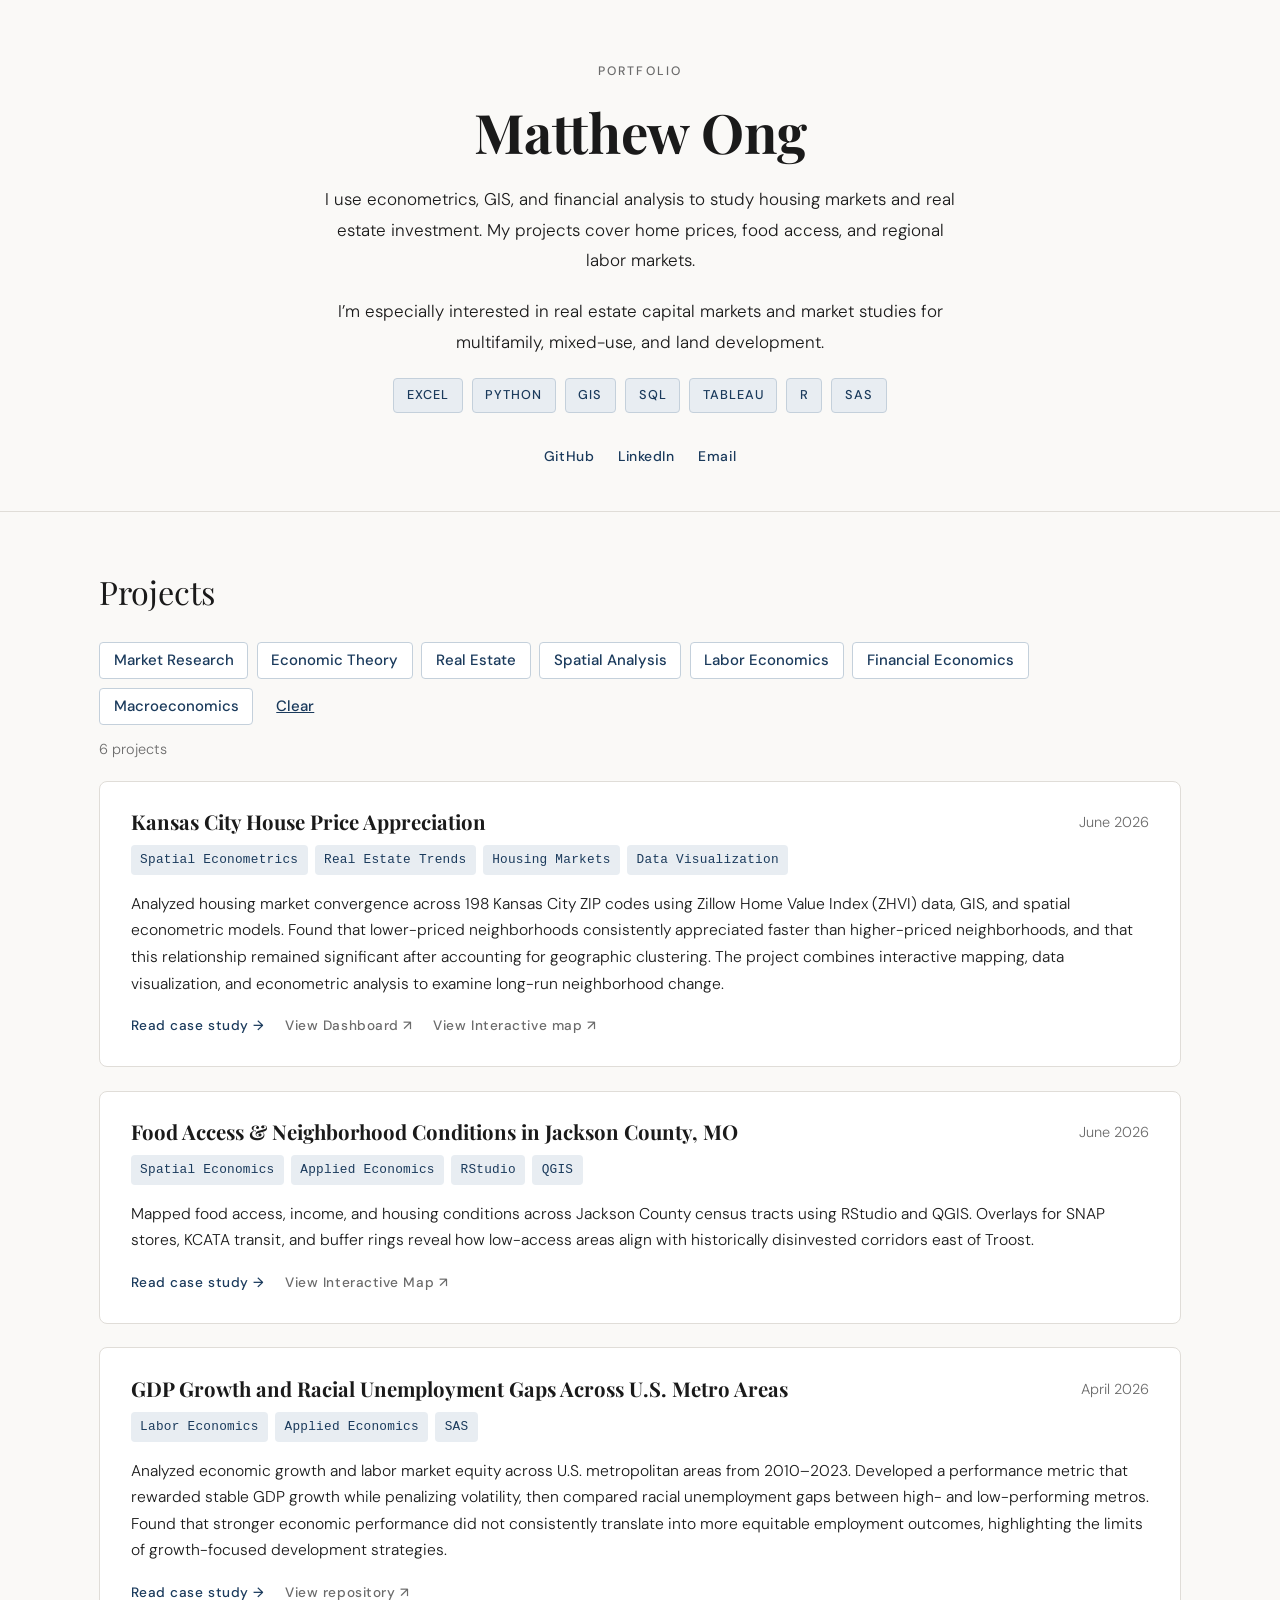
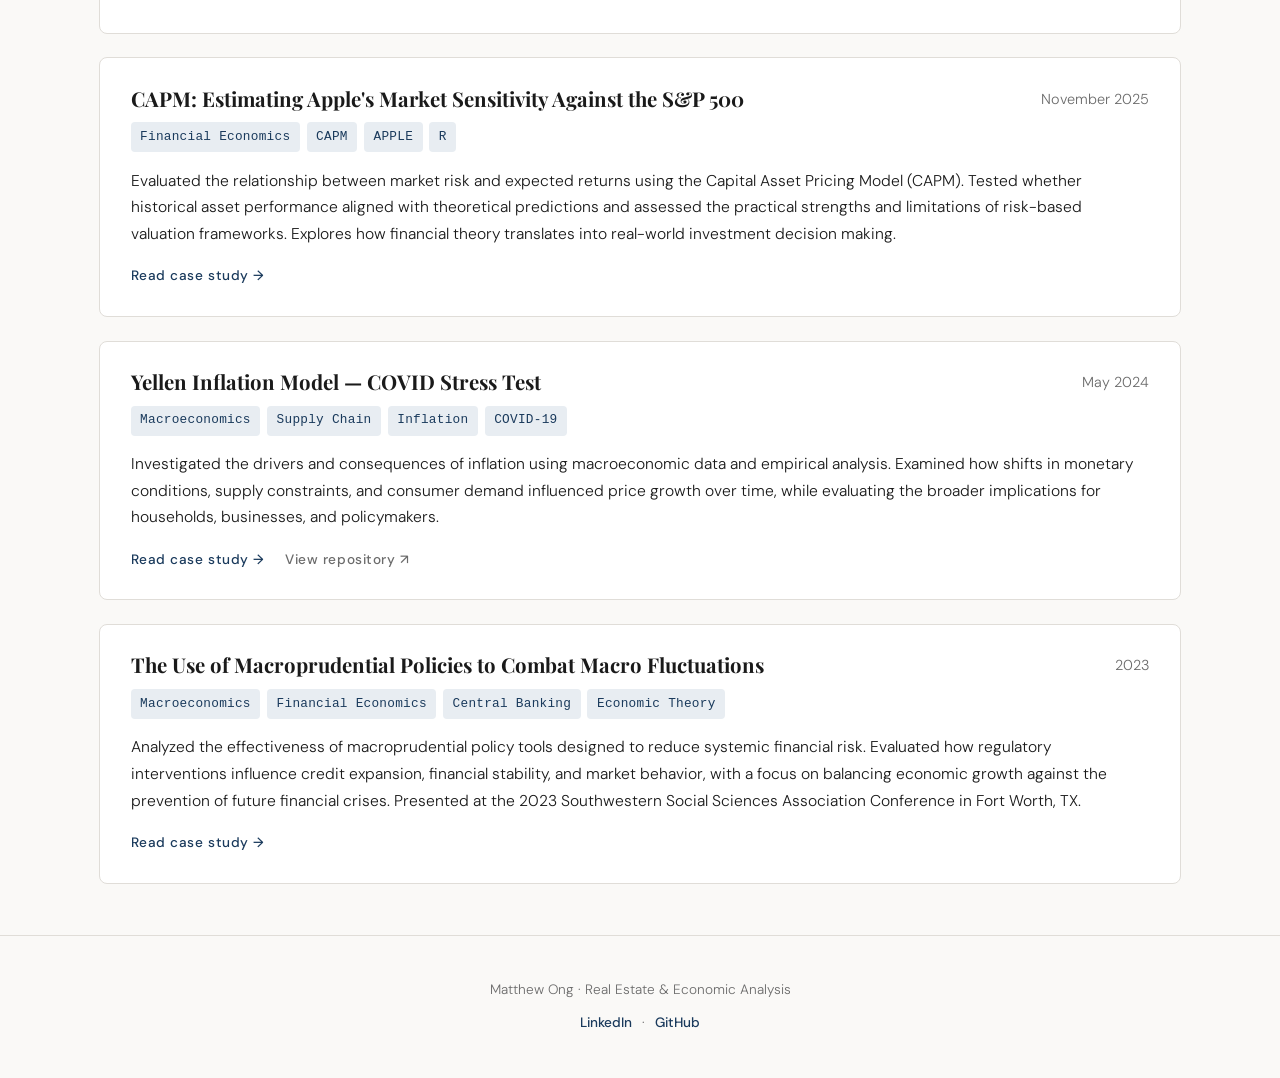
<file: index.html>
<!doctype html>
<html lang="en">
<head>
  <meta charset="UTF-8" />
  <meta name="viewport" content="width=device-width, initial-scale=1.0"/>
  <title>Matthew Ong · Portfolio</title>
  <link href="https://fonts.googleapis.com/css2?family=Playfair+Display:ital,wght@0,400;0,700;1,400&family=DM+Sans:wght@300;400;500&display=swap" rel="stylesheet"/>
  <link rel="stylesheet" href="styles.css">
  <script src="project-filter.js" defer></script>
</head>

<body>

<header>
  <div class="container">
    <p class="eyebrow">Portfolio</p>
    <h1>Matthew Ong</h1>
   <p class="bio">
I use econometrics, GIS, and financial analysis to study housing markets and real estate investment. My projects cover home prices, food access, and regional labor markets.
  </p>
<p class="bio">
I’m especially interested in real estate capital markets and market studies for multifamily, mixed-use, and land development.
  </p>
    <div class="skills">
      <span class="skill-tag">Excel</span>
      <span class="skill-tag">Python</span>
      <span class="skill-tag">GIS</span>
      <span class="skill-tag">SQL</span>
      <span class="skill-tag">Tableau</span>
      <span class="skill-tag">R</span>
      <span class="skill-tag">SAS</span>
    </div>
    <div class="contact-links">
  <a href="https://github.com/MatthewOng01" target="_blank">GitHub</a>
  <a href="https://www.linkedin.com/in/matthewong01" target="_blank">LinkedIn</a>
  <a href="mailto:matthew.ong78@gmail.com">Email</a>
</div>
  </div>
</header>

<main class="container">

  <section>
    <h2>Projects</h2>
    <div class="project-filters" role="group" aria-label="Filter projects by tag" hidden>
      <button type="button" data-tag="market-research" aria-pressed="false">Market Research</button>
      <button type="button" data-tag="economic-theory" aria-pressed="false">Economic Theory</button>
      <button type="button" data-tag="real-estate" aria-pressed="false">Real Estate</button>
      <button type="button" data-tag="spatial-analysis" aria-pressed="false">Spatial Analysis</button>
      <button type="button" data-tag="labor-economics" aria-pressed="false">Labor Economics</button>
      <button type="button" data-tag="financial-economics" aria-pressed="false">Financial Economics</button>
      <button type="button" data-tag="macroeconomics" aria-pressed="false">Macroeconomics</button>
      <button class="clear-filter" type="button">Clear</button>
    </div>
    <p class="project-count" role="status"></p>
    <div class="projects">
      <article class="project-card" data-project="kc-housing-appreciation" data-tags="market-research real-estate spatial-analysis">
        <div class="project-header">
          <h3 class="project-title"><a href="kc-housing-appreciation/index.html">Kansas City House Price Appreciation</a></h3>
          <span class="project-date"><time datetime="2026-08">June 2026</time></span>
        </div>
        <div class="project-tags"><span class="project-tag">Spatial Econometrics</span> <span class="project-tag">Real Estate Trends</span> <span class="project-tag">Housing Markets</span> <span class="project-tag">Data Visualization</span></div>
        <p class="project-desc">Analyzed housing market convergence across 198 Kansas City ZIP codes using Zillow Home Value Index (ZHVI) data, GIS, and spatial econometric models. Found that lower-priced neighborhoods consistently appreciated faster than higher-priced neighborhoods, and that this relationship remained significant after accounting for geographic clustering. The project combines interactive mapping, data visualization, and econometric analysis to examine long-run neighborhood change.</p>
        <div class="project-links">
          <a href="kc-housing-appreciation/index.html">Read case study →</a>
          <a class="repo-link" href="kc-housing-appreciation/dashboard.html" target="_blank" rel="noopener noreferrer">View Dashboard ↗</a>
          <a class="repo-link" href="kc-housing-appreciation/map/index.html" target="_blank" rel="noopener noreferrer">View Interactive map ↗</a>
        </div>
      </article>
      <article class="project-card" data-project="kc-food-access" data-tags="market-research spatial-analysis">
        <div class="project-header">
          <h3 class="project-title"><a href="kc-food-access/index.html">Food Access &amp; Neighborhood Conditions in Jackson County, MO</a></h3>
          <span class="project-date"><time datetime="2026-06">June 2026</time></span>
        </div>
        <div class="project-tags"><span class="project-tag">Spatial Economics</span> <span class="project-tag">Applied Economics</span> <span class="project-tag">RStudio</span> <span class="project-tag">QGIS</span></div>
        <p class="project-desc">Mapped food access, income, and housing conditions across Jackson County census tracts using RStudio and QGIS. Overlays for SNAP stores, KCATA transit, and buffer rings reveal how low-access areas align with historically disinvested corridors east of Troost.</p>
        <div class="project-links">
          <a href="kc-food-access/index.html">Read case study →</a>
          <a class="repo-link" href="kc-food-access/map/index.html" target="_blank" rel="noopener noreferrer">View Interactive Map ↗</a>
        </div>
      </article>
      <article class="project-card" data-project="msa-unemployment" data-tags="market-research labor-economics">
        <div class="project-header">
          <h3 class="project-title"><a href="msa-unemployment/index.html">GDP Growth and Racial Unemployment Gaps Across U.S. Metro Areas</a></h3>
          <span class="project-date"><time datetime="2026-03">April 2026</time></span>
        </div>
        <div class="project-tags"><span class="project-tag">Labor Economics</span> <span class="project-tag">Applied Economics</span> <span class="project-tag">SAS</span></div>
        <p class="project-desc">Analyzed economic growth and labor market equity across U.S. metropolitan areas from 2010–2023. Developed a performance metric that rewarded stable GDP growth while penalizing volatility, then compared racial unemployment gaps between high- and low-performing metros. Found that stronger economic performance did not consistently translate into more equitable employment outcomes, highlighting the limits of growth-focused development strategies.</p>
        <div class="project-links">
          <a href="msa-unemployment/index.html">Read case study →</a>
          <a class="repo-link" href="https://github.com/MatthewOng01/msa_unemployment" target="_blank" rel="noopener noreferrer">View repository ↗</a>
        </div>
      </article>
      <article class="project-card" data-project="apple-capm" data-tags="economic-theory financial-economics">
        <div class="project-header">
          <h3 class="project-title"><a href="apple-capm/index.html">CAPM: Estimating Apple&#x27;s Market Sensitivity Against the S&amp;P 500</a></h3>
          <span class="project-date"><time datetime="2025-11">November 2025</time></span>
        </div>
        <div class="project-tags"><span class="project-tag">Financial Economics</span> <span class="project-tag">CAPM</span> <span class="project-tag">APPLE</span> <span class="project-tag">R</span></div>
        <p class="project-desc">Evaluated the relationship between market risk and expected returns using the Capital Asset Pricing Model (CAPM). Tested whether historical asset performance aligned with theoretical predictions and assessed the practical strengths and limitations of risk-based valuation frameworks. Explores how financial theory translates into real-world investment decision making.</p>
        <div class="project-links">
          <a href="apple-capm/index.html">Read case study →</a>
          
        </div>
      </article>
      <article class="project-card" data-project="covid-inflation" data-tags="economic-theory macroeconomics">
        <div class="project-header">
          <h3 class="project-title"><a href="COVID-inflation/index.html">Yellen Inflation Model — COVID Stress Test</a></h3>
          <span class="project-date"><time datetime="2024-05">May 2024</time></span>
        </div>
        <div class="project-tags"><span class="project-tag">Macroeconomics</span> <span class="project-tag">Supply Chain</span> <span class="project-tag">Inflation</span> <span class="project-tag">COVID-19</span></div>
        <p class="project-desc">Investigated the drivers and consequences of inflation using macroeconomic data and empirical analysis. Examined how shifts in monetary conditions, supply constraints, and consumer demand influenced price growth over time, while evaluating the broader implications for households, businesses, and policymakers.</p>
        <div class="project-links">
          <a href="COVID-inflation/index.html">Read case study →</a>
          <a class="repo-link" href="https://github.com/MatthewOng01/Yellen-Inflation-Model-COVID-Test" target="_blank" rel="noopener noreferrer">View repository ↗</a>
        </div>
      </article>
      <article class="project-card" data-project="macroprudential-policies" data-tags="economic-theory macroeconomics financial-economics">
        <div class="project-header">
          <h3 class="project-title"><a href="macroprudential-policies/index.html">The Use of Macroprudential Policies to Combat Macro Fluctuations</a></h3>
          <span class="project-date"><time datetime="2024-04">2023</time></span>
        </div>
        <div class="project-tags"><span class="project-tag">Macroeconomics</span> <span class="project-tag">Financial Economics</span> <span class="project-tag">Central Banking</span> <span class="project-tag">Economic Theory</span></div>
        <p class="project-desc">Analyzed the effectiveness of macroprudential policy tools designed to reduce systemic financial risk. Evaluated how regulatory interventions influence credit expansion, financial stability, and market behavior, with a focus on balancing economic growth against the prevention of future financial crises. Presented at the 2023 Southwestern Social Sciences Association Conference in Fort Worth, TX.</p>
        <div class="project-links">
          <a href="macroprudential-policies/index.html">Read case study →</a>
          
        </div>
      </article>
    </div>
  </section>

</main>

<footer>
  <div class="container footer-content">
    <span>Matthew Ong · Real Estate & Economic Analysis</span>

    <div class="footer-links">
      <a href="https://linkedin.com/in/matthewong01" target="_blank" rel="noopener noreferrer">
        LinkedIn
      </a>
      <span>·</span>
      <a href="https://github.com/matthewong01" target="_blank" rel="noopener noreferrer">
        GitHub
      </a>
    </div>
  </div>
</footer>

</body>
</html>
</file>
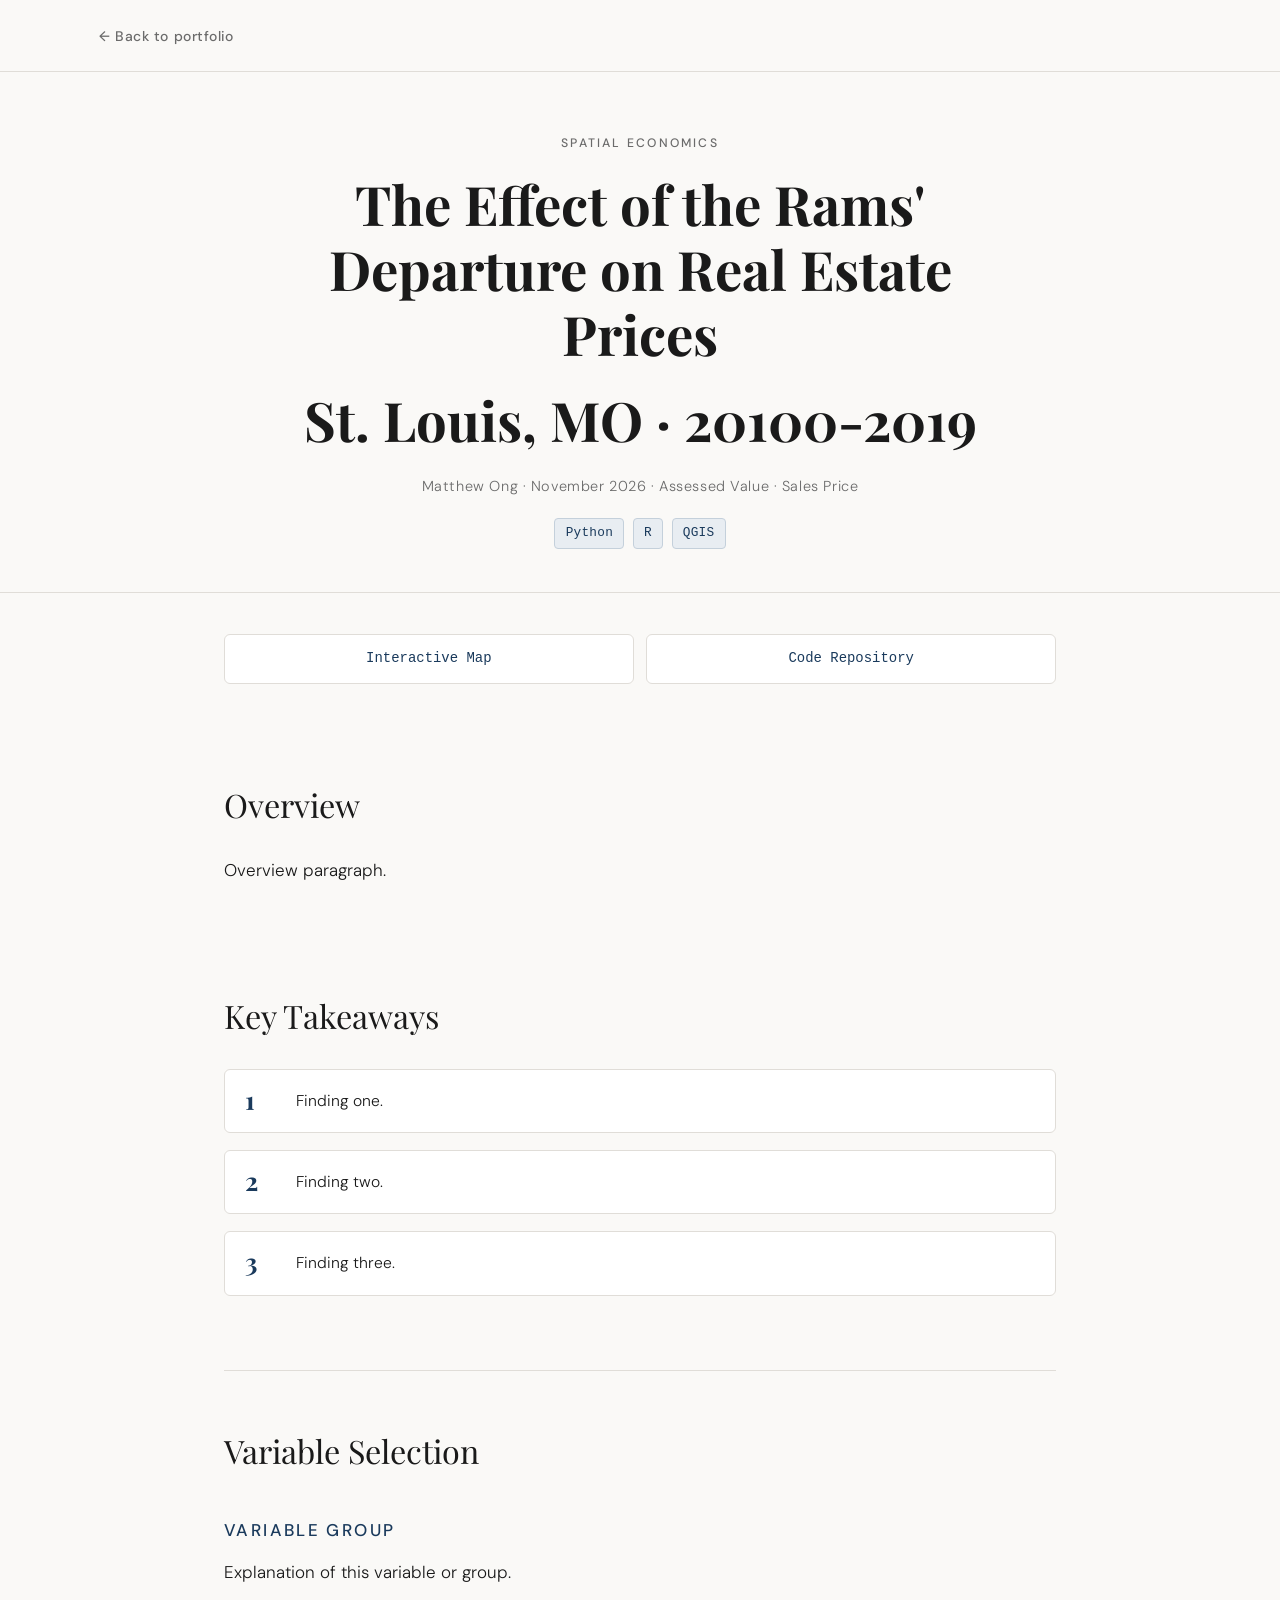
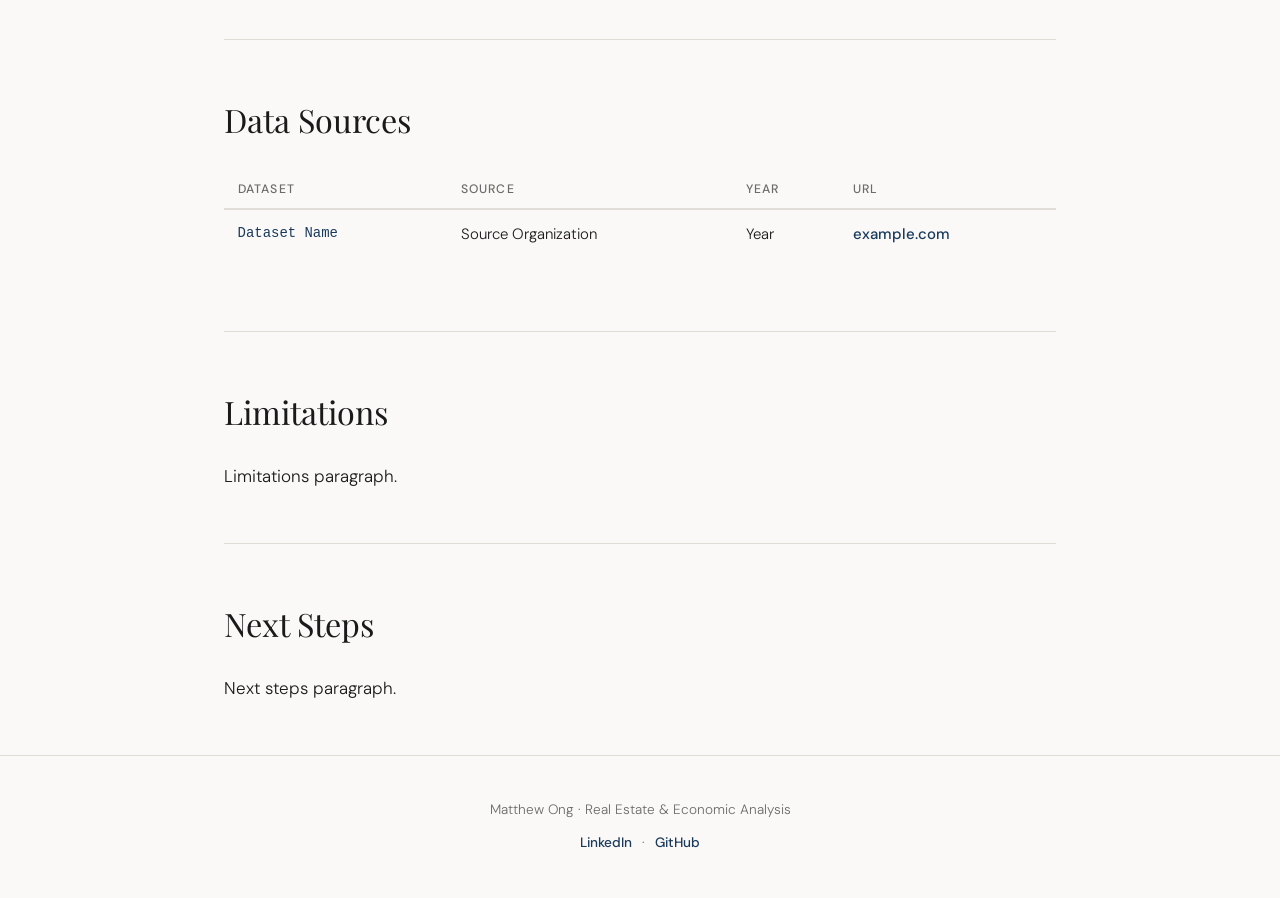
<file: stl-re/index.html>
<!DOCTYPE html>
<html lang="en">

<head>
  <meta charset="UTF-8" />
  <meta name="viewport" content="width=device-width, initial-scale=1.0"/>
  <!-- TODO: Update title — format: "Project Name · Geography · Matthew Ong" -->
  <title>Rams' Departure & Real Estate · Matthew Ong</title>
  <link href="https://fonts.googleapis.com/css2?family=Playfair+Display:ital,wght@0,400;0,700;1,400&family=DM+Sans:wght@300;400;500&display=swap" rel="stylesheet"/>
  <link rel="stylesheet" href="../styles.css">
</head>

<body>

<nav class="back-nav">
  <div class="container">
    <a href="../index.html" class="back-link">&#8592; Back to portfolio</a>
  </div>
</nav>

<header>
  <div class="container">
    <p class="eyebrow">Spatial Economics</p>
    <h1>The Effect of the Rams' Departure on Real Estate Prices</h1>
    <h1>St. Louis, MO · 20100-2019</h1>
    <p class="meta">
      <span>Matthew Ong</span> &middot;
      <span>November 2026</span> &middot;
      <!-- TODO: Update data sources -->
      <span>Assessed Value &middot; Sales Price</span>
    </p>
    <div class="tool-badges">
      <!-- TODO: Update badges — tools and methods used -->
      <span class="badge">Python</span>
      <span class="badge">R</span>
      <span class="badge">QGIS</span>
    </div>
  </div>
</header>

<main class="container container--prose">
    <div class="repo-strip repo-strip--horizontal">
    <a href="https://matthewong01.github.io/stl-re/map/index" target="_blank" rel="noopener noreferrer">
        <span class="repo-label">Interactive Map</span>
    </a>
    <a href="https://github.com/MatthewOng01/stl-re" target="_blank" rel="noopener noreferrer">
        <span class="repo-label">Code Repository</span>
    </a>
  </div>
  <!-- ── Overview ── -->
  <section id="overview">
    <h2>Overview</h2>
    <!-- TODO: Write 2–4 paragraphs introducing the project -->
    <p>Overview paragraph.</p>
  </section>

</main>

<div class="container container--prose">

  <!-- ── Key Takeaways ── -->
  <section id="key-takeaways">
    <h2>Key Takeaways</h2>
    <div class="findings">
      <!-- TODO: Add one .finding block per takeaway. Minimum 3, no strict maximum. -->
      <div class="finding">
        <div class="finding-num">1</div>
        <p>Finding one.</p>
      </div>
      <div class="finding">
        <div class="finding-num">2</div>
        <p>Finding two.</p>
      </div>
      <div class="finding">
        <div class="finding-num">3</div>
        <p>Finding three.</p>
      </div>
    </div>
  </section>

  <!-- ── Variable Selection (optional — rename or delete if not applicable) ── -->
  <section id="variable-selection">
    <h2>Variable Selection</h2>
    <!-- TODO: Add <h3> subsections for each major variable or variable group -->
    <h3>Variable Group</h3>
    <p>Explanation of this variable or group.</p>
  </section>

  <!-- ── Data Sources ── -->
  <section id="data-sources">
    <h2>Data Sources</h2>
    <table class="data-table">
      <thead>
        <tr>
          <th>Dataset</th>
          <th>Source</th>
          <th>Year</th>
          <th>URL</th>
        </tr>
      </thead>
      <tbody>
        <!-- TODO: Add one <tr> per dataset -->
        <tr>
          <td>Dataset Name</td>
          <td>Source Organization</td>
          <td>Year</td>
          <td><a href="https://example.com" target="_blank" rel="noopener noreferrer">example.com</a></td>
        </tr>
      </tbody>
    </table>
  </section>

  <!-- ── Limitations ── -->
  <section id="limitations">
    <h2>Limitations</h2>
    <!-- TODO: Note data vintage issues, geographic resolution trade-offs, anything the reader should know -->
    <p>Limitations paragraph.</p>
  </section>

  <!-- ── Next Steps ── -->
  <section id="next-steps">
    <h2>Next Steps</h2>
    <!-- TODO: Describe follow-on work, extensions, or related projects in the pipeline -->
    <p>Next steps paragraph.</p>
  </section>

</div>

<footer>
  <div class="container footer-content">
    <span>Matthew Ong &middot; Real Estate &amp; Economic Analysis</span>
    <div class="footer-links">
      <a href="https://linkedin.com/in/matthewong01" target="_blank" rel="noopener noreferrer">LinkedIn</a>
      <span>&middot;</span>
      <a href="https://github.com/matthewong01" target="_blank" rel="noopener noreferrer">GitHub</a>
    </div>
  </div>
</footer>

</body>
</html>
</file>
<file: styles.css>
/* ============================================================
   styles.css — Matthew Ong Portfolio
   Link in every HTML page with:
   <link rel="stylesheet" href="styles.css">
   ============================================================ */

/* ── Reset ── */
*, *::before, *::after { box-sizing: border-box; margin: 0; padding: 0; }

/* ── Design Tokens ── */
:root {
  --ink:       #1a1a1a;
  --muted:     #6b6b6b;
  --rule:      #e0ddd8;
  --bg:        #faf9f7;
  --accent:    #1a3a5c;
  --accent-lt: #e8edf2;
  --serif:     'Playfair Display', Georgia, serif;
  --sans:      'DM Sans', system-ui, sans-serif;
  --rule-mid:  #e2e5eb;   
  --bg-hover:  #f0f2f5;   
  --bg-sand:   #eceae5;  
  --border-badge: #c4d0db;
}

/* ── Base ── */
html {
  background: var(--bg);
  color: var(--ink);
  font-family: var(--sans);
  font-size: 17px;
  font-weight: 300;
  line-height: 1.8;
  -webkit-font-smoothing: antialiased;
}



/* ── Layout ── */
.container {
  max-width: 1150px;
  margin: 0 auto;
  padding: 0 2rem;
}

/* Narrower fixed-width variant */
.container--prose {
  max-width: 900px;
}

/* ── Back Nav ── */
.back-nav {
  padding: 1.2rem 0;
  border-bottom: 1px solid var(--rule);
}
.back-link {
  font-family: var(--sans);
  font-size: 0.82rem;
  font-weight: 500;
  color: var(--muted);
  text-decoration: none;
  letter-spacing: 0.04em;
  display: inline-flex;
  align-items: center;
  gap: 0.4rem;
  transition: color 0.2s ease;
}
.back-link:hover { color: var(--accent); text-decoration: none; }

/* ── Header ── */
header {
  border-bottom: 1px solid var(--rule);
  padding: 3.5rem 0 2.5rem;
  text-align: center;
}
.eyebrow {
  font-family: var(--sans);
  font-size: 0.72rem;
  font-weight: 500;
  letter-spacing: 0.18em;
  text-transform: uppercase;
  color: var(--muted);
  margin-bottom: 1rem;
}
h1 {
  font-family: var(--serif);
  font-size: clamp(2rem, 5vw, 3.2rem);
  font-weight: 700;
  line-height: 1.2;
  max-width: 720px;
  margin: 0 auto 1.2rem;
  color: var(--ink);
}
.meta {
  font-family: var(--sans);
  font-size: 0.85rem;
  font-weight: 300;
  letter-spacing: 0.04em;
  color: var(--muted);
  margin-top: 0.8rem;
}
.tool-badges {
  display: flex;
  gap: 0.5rem;
  justify-content: center;
  flex-wrap: wrap;
  margin-top: 0.9rem;
}

/* ── Badge component (unified) */

.badge,
.tool-badge,
.project-tag,
.skill-tag {
  display: inline-block;
  font-family: monospace;
  font-size: 0.75rem;
  font-weight: 400;
  color: var(--accent);
  background: var(--accent-lt);
  border: 1px solid var(--border-badge);
  border-radius: 4px;
  padding: 0.2rem 0.6rem;
  letter-spacing: 0.02em;
}

/* Modifier: no border (was .project-tag) */
.badge--subtle,
.project-tag {
  border-color: transparent;
  padding: 0.15rem 0.5rem;
}

/* Modifier: sans-serif font (was .skill-tag) */
.badge--sans,
.skill-tag {
  font-family: var(--sans);
  font-weight: 500;
  letter-spacing: 0.08em;
  text-transform: uppercase;
  padding: 0.3rem 0.75rem;
}

/* ── Sections ── */
section {
  padding: 3rem 0;
  border-bottom: 1px solid var(--rule);
}
section:last-of-type { border-bottom: none; }

/* ── Typography ── */
h2 {
  font-family: var(--serif);
  font-size: 1.9rem;
  font-weight: 400;
  margin-bottom: 1.2rem;
  color: var(--ink);
}
h3 {
  font-family: var(--sans);
  font-size: 1rem;
  font-weight: 500;
  letter-spacing: 0.14em;
  text-transform: uppercase;
  color: var(--accent);
  margin: 2rem 0 0.7rem;
}
h4 {
  font-family: var(--sans);
  font-size: 1.15rem;
  font-weight: 600;
  color: var(--ink);
  margin: 1.5rem 0 0.6rem;
}
p { margin-bottom: 1.1rem; color: var(--ink); }
p:last-child { margin-bottom: 0; }
a { color: var(--accent); text-decoration: none; font-weight: 500; }
a:hover { text-decoration: underline; }
code { font-family: monospace; font-size: 0.85rem; color: var(--accent); }



/* ── Bullet lists ── */
ul, ol {
  margin: 1rem 0;
  padding-left: 1.75rem;
}
li { margin-bottom: 0.5rem; }
li:last-child { margin-bottom: 0; }

/* ── Pull Quote ── */
.pullquote {
  border-left: 3px solid var(--accent);
  padding: 0.6rem 1.4rem;
  margin: 2rem 0;
  font-family: var(--serif);
  font-size: 1.15rem;
  color: var(--accent);
  background: var(--accent-lt);
  border-radius: 0 4px 4px 0;
}

/* ── Formula ── */
.formula {
  background: var(--accent-lt);
  border: 1px solid var(--border-badge);
  border-radius: 6px;
  padding: 1.2rem 1.6rem;
  margin: 1.5rem 0;
  font-family: var(--serif);
  font-size: 1.1rem;
  color: var(--accent);
  overflow-x: auto;
  text-align: center;
}
.formula sub { font-size: 0.72em; }

/* ── Two-Column Grid ── */
.gap-grid {
  display: grid;
  grid-template-columns: 1fr 1fr;
  gap: 0.7rem;
  margin: 1.2rem 0;
}
.gap-item {
  background: white;
  border: 1px solid var(--rule);
  border-radius: 6px;
  padding: 0.75rem 1rem;
  font-size: 0.9rem;
  transition: border-color 0.2s ease, box-shadow 0.2s ease;
}
.gap-item:hover { border-color: var(--accent); box-shadow: 0 2px 12px rgba(26,58,92,0.08); }
.gap-item .tag {
  font-family: monospace;
  font-size: 0.78rem;
  color: var(--accent);
  display: block;
  margin-bottom: 0.2rem;
}

/* ── Model Spec List ── */
.model-spec-row { display: flex; flex-direction: column; gap: 0.6rem; margin: 1.2rem 0; }

.model-spec {
  background: white;
  border: 1px solid var(--rule);
  border-radius: 6px;
  padding: 0.85rem 1.1rem;
  font-size: 0.9rem;
  text-align: center;
  transition: border-color 0.2s ease, box-shadow 0.2s ease;
}
.model-spec:hover { border-color: var(--accent); box-shadow: 0 2px 12px rgba(26,58,92,0.08); }
.model-spec .tag {
  font-family: monospace;
  font-size: 0.78rem;
  color: var(--accent);
  display: block;
  margin-bottom: 0.2rem;
  text-align: left;
}

/* ── Table ── */
table { width: 100%; border-collapse: collapse; font-size: 0.88rem; margin: 1.2rem 0; }
th {
  text-align: left;
  font-weight: 500;
  font-size: 0.72rem;
  letter-spacing: 0.1em;
  text-transform: uppercase;
  color: var(--muted);
  padding: 0.5rem 0.8rem;
  border-bottom: 2px solid var(--rule);
}
td {
  padding: 0.65rem 0.8rem;
  border-bottom: 1px solid var(--rule);
  vertical-align: top;
}

.data-table td:first-child { font-family: monospace; font-size: 0.82rem; color: var(--accent); }

tr:last-child td { border-bottom: none; }



/* ── Key Findings ── */
.findings { display: flex; flex-direction: column; gap: 1rem; margin: 1.4rem 0; }
.finding {
  display: flex;
  gap: 1rem;
  align-items: flex-start;
  background: white;
  border: 1px solid var(--rule);
  border-radius: 6px;
  padding: 1rem 1.2rem;
  transition: border-color 0.2s ease, box-shadow 0.2s ease;
}
.finding:hover { border-color: var(--accent); box-shadow: 0 2px 12px rgba(26,58,92,0.08); }
.finding-num {
  font-family: var(--serif);
  font-size: 1.5rem;
  color: var(--accent);
  line-height: 1;
  min-width: 2rem;
  font-weight: 700;
}
.finding p { margin: 0; font-size: 0.92rem; }

/* ── Figures ── */
.figure { margin: 2.4rem 0; }

.figure-title {
  font-family: var(--sans);
  font-size: 0.72rem;
  font-weight: 500;
  letter-spacing: 0.1em;
  text-transform: uppercase;
  color: var(--muted);
  margin-bottom: 0.6rem;
}
.figure-real {
  width: 100%;
  height: auto;
  border-radius: 6px;
  border: 1px solid var(--rule);
  display: block;
}
.figure-placeholder {
  width: 100%;
  aspect-ratio: 11 / 5;
  background: var(--bg-sand);
  border: 1px solid var(--rule);
  border-radius: 6px;
  display: flex;
  align-items: center;
  justify-content: center;
  flex-direction: column;
  gap: 0.5rem;
  color: var(--muted);
  font-size: 0.82rem;
}
.figure-placeholder svg { opacity: 0.3; }
.figure-caption {
  margin-top: 0.6rem;
  font-size: 0.82rem;
  color: var(--muted);
  font-style: italic;
  text-align: center;
}

/* ── PDF Embed ── */
.pdf-embed {
  margin: 2rem 0;
  border: 1px solid var(--rule);
  border-radius: 6px;
  overflow: hidden;
}
.pdf-embed iframe {
  width: 100%;
  height: 640px;
  display: block;
  border: none;
}
.pdf-fallback {
  padding: 1.4rem 1.6rem;
  background: white;
  font-size: 0.88rem;
  color: var(--muted);
  text-align: center;
  border-top: 1px solid var(--rule);
}

/* ── Small HTML Table Embed ──*/
.table-embed {
  margin: 2rem auto;
  max-width: 100%;
  overflow-x: auto;
  -webkit-overflow-scrolling: touch;
  text-align: center;
}
.table-embed iframe {
  display: block;
  width: fit-content;
  margin: 0 auto;
  border: none;
}

.table-embed.is-scrollable {
  -webkit-mask-image: linear-gradient(to right, black 94%, transparent 100%);
  mask-image: linear-gradient(to right, black 94%, transparent 100%);
}

.table-embed.is-scrollable iframe {
  margin-left: 0;
  margin-right: 0;
}

/* ── Stats Grid ── */
.stats-grid {
  display: grid;
  grid-template-columns: repeat(3, 1fr);
  gap: 0.7rem;
  margin: 1.4rem 0;
}
.stat-card {
  background: white;
  border: 1px solid var(--rule);
  border-radius: 6px;
  padding: 1rem 1.1rem;
  text-align: center;
  transition: border-color 0.2s ease, box-shadow 0.2s ease;
}
.stat-card:hover { border-color: var(--accent); box-shadow: 0 2px 12px rgba(26,58,92,0.08); }
.stat-value {
  font-family: var(--serif);
  font-size: 1.6rem;
  font-weight: 700;
  color: var(--accent);
  line-height: 1.1;
  display: block;
  margin-bottom: 0.25rem;
}
.stat-label {
  font-family: var(--sans);
  font-size: 0.72rem;
  font-weight: 500;
  letter-spacing: 0.1em;
  text-transform: uppercase;
  color: var(--muted);
}

/* ── Conference Badge ── */
.conference-badge {
  display: inline-flex;
  align-items: center;
  gap: 0.6rem;
  background: white;
  border: 1px solid var(--rule);
  border-radius: 6px;
  padding: 0.75rem 1.1rem;
  font-size: 0.88rem;
  color: var(--muted);
  margin: 1.4rem 0;
}
.conference-badge svg { color: var(--accent); flex-shrink: 0; }
.conference-badge strong { color: var(--ink); font-weight: 500; }


/* -----------------------------------------*/
/* ── Repo Strip ── */

/* Single-link variant (default) — used on most project pages */
.repo-strip {
  display: flex;
  align-items: center;
  gap: 0.75rem;
  padding: 0.9rem 1.2rem;
  background: white;
  border: 1px solid var(--rule);
  border-radius: 6px;
  margin-top: 2.4rem;
  margin-bottom: 2.4rem;
  font-family: var(--sans);
  font-size: 0.88rem;
  font-weight: 300;
  color: var(--muted);
  text-decoration: none;
  transition: border-color 0.2s ease, box-shadow 0.2s ease;
}
.repo-strip:hover {
  border-color: var(--accent);
  box-shadow: 0 2px 12px rgba(26,58,92,0.08);
  text-decoration: none;
}
.repo-strip svg { flex-shrink: 0; color: var(--accent); }
.repo-label { font-family: monospace; font-size: 0.82rem; color: var(--accent); font-weight: 400; }
.repo-arrow { margin-left: auto; color: var(--muted); transition: transform 0.2s ease; }
.repo-strip:hover .repo-arrow { transform: translateX(4px); }

/* .repo-strip--stacked modifier for multi-link variant. */
.repo-strip--stacked {
  flex-direction: column;
  align-items: stretch;
  gap: 0.5rem;
  text-decoration: none;
}
.repo-strip--stacked a {
  display: flex;
  align-items: center;
  gap: 0.75rem;
  color: var(--muted);
  text-decoration: none;
  font-size: 0.88rem;
  padding: 0.4rem 0;
  border-bottom: 1px solid var(--rule);
  transition: color 0.2s ease;
}
.repo-strip--stacked a:last-child { border-bottom: none; }
.repo-strip--stacked a:hover { color: var(--accent); text-decoration: none; }
.repo-strip--stacked a:hover .repo-arrow { transform: translateX(4px); }

/* Horizontal repo button bar */
.repo-strip--horizontal {
  display: flex;
  flex-wrap: wrap;
  gap: 0.75rem;
  margin: 2.4rem 0;
  padding: 0;
  border: none;
  background: none;
  box-shadow: none;
}

.repo-strip--horizontal a {
  display: flex;
  align-items: center;
  gap: 0.55rem;

  padding: 0.7rem 1rem;

  border: 1px solid var(--rule);
  border-radius: 6px;

  background: white;

  color: var(--muted);
  text-decoration: none;

  font-family: var(--sans);
  font-size: 0.88rem;
  font-weight: 300;

  transition:
    border-color .2s ease,
    box-shadow .2s ease,
    transform .15s ease;
}

.repo-strip--horizontal a:hover {
  border-color: var(--accent);
  box-shadow: 0 2px 12px rgba(26,58,92,.08);
  transform: translateY(-1px);
  text-decoration: none;
}

.repo-strip--horizontal svg {
  color: var(--accent);
  flex-shrink: 0;
}

.repo-strip--horizontal .repo-label {
  color: var(--accent);
  font-family: monospace;
  font-size: 0.82rem;
  font-weight: 400;
}

.repo-strip--horizontal .repo-arrow {
  display: none;
}

.repo-strip--horizontal a {
    flex: 1 1 180px;
    justify-content: center;
}

/* -----------------------------------------*/

/* ── Full-Width Map Embed ─── */
.map-embed {
  width: 90vw;
  margin-left: 50%;
  transform: translateX(-50%);
  margin-top: 2rem;
  margin-bottom: 2rem;
  border: 2px solid var(--rule);
  border-radius: 6px;
  display: block;
}
.map-embed iframe {
  width: 100%;
  height: 900px;
}

/* ── Tableau dashboard embed ──*/
.tableau-embed {
  width: 90vw;
  margin-left: 50%;
  transform: translateX(-50%);
  overflow: hidden;
  margin-top: 12px;
}

.tableau-embed > div {      /* the tableauPlaceholder div           */
  width: 100% !important;
  display: flex;
  justify-content: center;
}

/* .map-embed and .tableau-embed have different base rules (border,
   display, margin-top all differ intentionally — the Tableau embed
   manages its own inner sizing) but share identical tablet/mobile
   breakpoint values, combined into one pair of breakpoints below. */
@media (max-width: 992px) {
  .map-embed,
  .tableau-embed {
    width: 90%;
    margin-left: auto;
    margin-right: auto;
    transform: none;
  }
  .map-embed iframe,
  .tableau-embed iframe {
    height: 700px;
  }
}

@media (max-width: 768px) {
  .map-embed,
  .tableau-embed {
    width: 100%;
    margin-left: 0;
    margin-right: 0;
    transform: none;
    padding-bottom: 1rem;
  }
  .map-embed iframe,
  .tableau-embed iframe {
    height: 70vh;
    min-height: 500px;
  }
}





/* ── Index: Bio ── */
.bio {
  max-width: 640px;
  margin: 0 auto 1.2rem;
  font-size: 1rem;
  color: var(--ink);
  line-height: 1.8;
}

/* ── Index: Skills ── */
.skills {
  display: flex;
  flex-wrap: wrap;
  justify-content: center;
  gap: 0.5rem;
  max-width: 640px;
  margin: 0 auto 1.8rem;
}

/* ── Index: Contact Links ── */
.contact-links {
  display: flex;
  justify-content: center;
  gap: 1.4rem;
  font-size: 0.82rem;
  color: var(--muted);
  letter-spacing: 0.04em;
}
.contact-links a {
  color: var(--accent);
  text-decoration: none;
  font-weight: 500;
}
.contact-links a:hover { text-decoration: underline; }

/* ── Index: Project Cards ── */
.projects { display: flex; flex-direction: column; gap: 1.4rem; }
.project-card {
  background: white;
  border: 1px solid var(--rule);
  border-radius: 8px;
  padding: 1.6rem 1.8rem;
  text-decoration: none;
  color: inherit;
  display: block;
  transition: border-color 0.2s ease, box-shadow 0.2s ease;
}
.project-card:hover {
  border-color: var(--accent);
  box-shadow: 0 2px 12px rgba(26,58,92,0.08);
}
.project-header {
  display: flex;
  align-items: flex-start;
  justify-content: space-between;
  gap: 1rem;
  margin-bottom: 0.6rem;
}
.project-title {
  font-family: var(--serif);
  font-size: 1.2rem;
  font-weight: 700;
  color: var(--ink);
  line-height: 1.3;
}
.project-arrow {
  color: var(--accent);
  font-size: 1.1rem;
  flex-shrink: 0;
  margin-top: 0.1rem;
  transition: transform 0.2s ease;
}
.project-card:hover .project-arrow { transform: translateX(4px); }
.project-tags {
  display: flex;
  flex-wrap: wrap;
  gap: 0.4rem;
  margin-bottom: 0.9rem;
}

.project-desc {
  font-size: 0.92rem;
  color: var(--ink);
  line-height: 1.7;
  margin-bottom: 1rem;
}
.project-links {
  display: flex;
  gap: 1.2rem;
  font-size: 0.8rem;
  font-weight: 500;
}
.project-links a {
  color: var(--accent);
  text-decoration: none;
  letter-spacing: 0.04em;
}
.project-links a:hover { text-decoration: underline; }
.project-links .repo-link { color: var(--muted); }

/* ── Footer ── */
footer {
  border-top: 1px solid var(--rule);
  padding: 2.5rem 0;
  font-family: var(--sans);
  font-size: 0.8rem;
  font-weight: 300;
  color: var(--muted);
  text-align: center;
}

.footer-content {
  display: flex;
  flex-direction: column;
  align-items: center;
  justify-content: center;
  gap: 0.5rem;
}
.footer-links {
  display: flex;
  align-items: center;
  gap: 0.6rem;
}
.footer-content a {
  color: var(--accent);
  text-decoration: none;
  font-weight: 500;
}
.footer-content a:hover { text-decoration: underline; }

/* ── Global Mobile ── */
@media (max-width: 600px) {
  .gap-grid { grid-template-columns: 1fr; }
  .stats-grid { grid-template-columns: 1fr 1fr; }
  .project-header { flex-direction: column; }
  h1 { font-size: 1.8rem; }
  .pdf-embed iframe { height: 420px; }

  /* Repo strip */
  .repo-strip { flex-wrap: wrap; gap: 0.5rem; }
  .repo-label {
    font-size: 0.75rem;
    overflow: hidden;
    text-overflow: ellipsis;
    white-space: nowrap;
    max-width: 200px;
  }
  .repo-strip span[style] { display: none; }
  .repo-url { display: none; }
  .repo-arrow { margin-left: 0; }


  /* Table */
  table {
    display: block;
    overflow-x: auto;
    -webkit-overflow-scrolling: touch;
    white-space: nowrap;
  }
  td, th { white-space: normal; min-width: 80px; }
  .data-table td:first-child { min-width: 90px; }
}

/* ── Reduced Motion ── */
@media (prefers-reduced-motion: reduce) {
  *, *::before, *::after { transition-duration: 0.01ms !important; }
}

/* ============================================================
   TOC SIDEBAR — Desktop-only sticky table of contents
   ============================================================ */

/* --- Page layout grid (sidebar + content) --- */
.page-layout {
  display: grid;
  grid-template-columns: 200px 1fr;
  grid-template-areas: "sidebar main";
  gap: 0 2.5rem;
  max-width: 1150px;
  margin: 0 auto;
  padding: 0 2rem;
  align-items: start;
}

/* --- Sidebar: sticky --- */
.toc-sidebar {
  grid-area: sidebar;
  position: sticky;
  top: 2rem;
  max-height: calc(100vh - 4rem);
  overflow-y: auto;
  padding: 1.25rem 0 1.25rem 1rem;
  /* FIX: Was raw #e2e5eb — replaced with --rule-mid token */
  border-left: 2px solid var(--rule-mid);
  -webkit-mask-image: linear-gradient(to bottom, black 90%, transparent 100%);
  mask-image: linear-gradient(to bottom, black 90%, transparent 100%);
}

/* --- TOC label ("On this page") --- */
.toc-label {
  font-size: 0.65rem;
  font-weight: 700;
  letter-spacing: 0.1em;
  text-transform: uppercase;
  color: var(--muted);
  margin: 0 0 0.75rem 0;
}

/* --- TOC list --- */
.toc-list {
  list-style: none;
  margin: 0;
  padding: 0;
  display: flex;
  flex-direction: column;
  gap: 0.15rem;
}

/* --- TOC links --- */
.toc-link {
  display: block;
  font-size: 0.82rem;
  line-height: 1.5;
  padding: 0.3rem 0.5rem;
  border-radius: 3px;
  color: var(--muted);
  text-decoration: none;
  transition: color 0.15s ease, background-color 0.15s ease;
  white-space: nowrap;
  overflow: hidden;
  text-overflow: ellipsis;
}

.toc-link:hover {
  color: var(--ink);
  background-color: var(--bg-hover);
}

/* --- Active section highlight (set by JS scroll-spy) --- */
.toc-link.toc-active {
  color: var(--accent);
  font-weight: 600;
  background-color: var(--accent-lt);
}

/* --- Main content area ---
   840px = 1150px outer width, minus 2×2rem padding, minus the 200px
   sidebar and its 2.5rem gap. Grows/shrinks with .page-layout's
   max-width and padding above — recompute if either changes. */
.project-content {
  grid-area: main;
  min-width: 0;
  max-width: 840px;
}

/* ============================================================
   RESPONSIVE: Hide TOC on tablet and mobile
   ============================================================ */
@media (max-width: 900px) {
  .page-layout {
    grid-template-columns: 1fr;
    grid-template-areas: "main";
    padding: 0 1rem;
    gap: 0;
  }
  .toc-sidebar {
    display: none;
  }
  .project-content {
    max-width: 100%;
  }
}

/* Homepage project directory */
.project-filters {
  display: flex;
  flex-wrap: wrap;
  gap: 0.5rem;
}
.project-filters[hidden],
.project-card[hidden] { display: none; }
.project-filters button {
  font: 500 0.88rem var(--sans);
  padding: 0.45rem 0.8rem;
  border: 1px solid var(--border-badge);
  color: var(--accent);
  background: white;
  border-radius: 4px;
  cursor: pointer;
}
.project-filters button:hover { background: var(--accent-lt); }
.project-filters button[aria-pressed="true"] {
  background: var(--accent);
  color: white;
  border-color: var(--accent);
}
.project-filters .clear-filter { border-color: transparent; background: transparent; text-decoration: underline; }
.project-filters button:focus-visible,
.project-card a:focus-visible { outline: 2px solid var(--accent); outline-offset: 3px; }
.project-count { font-size: 0.85rem; color: var(--muted); margin: 0.65rem 0 1.1rem; }
.project-count:empty { display: none; }
.project-card .project-title { margin: 0; letter-spacing: normal; text-transform: none; }
.project-title a { color: inherit; font-weight: inherit; }
.project-date { font-size: 0.85rem; color: var(--muted); white-space: nowrap; }
.project-links { flex-wrap: wrap; }
</file>
